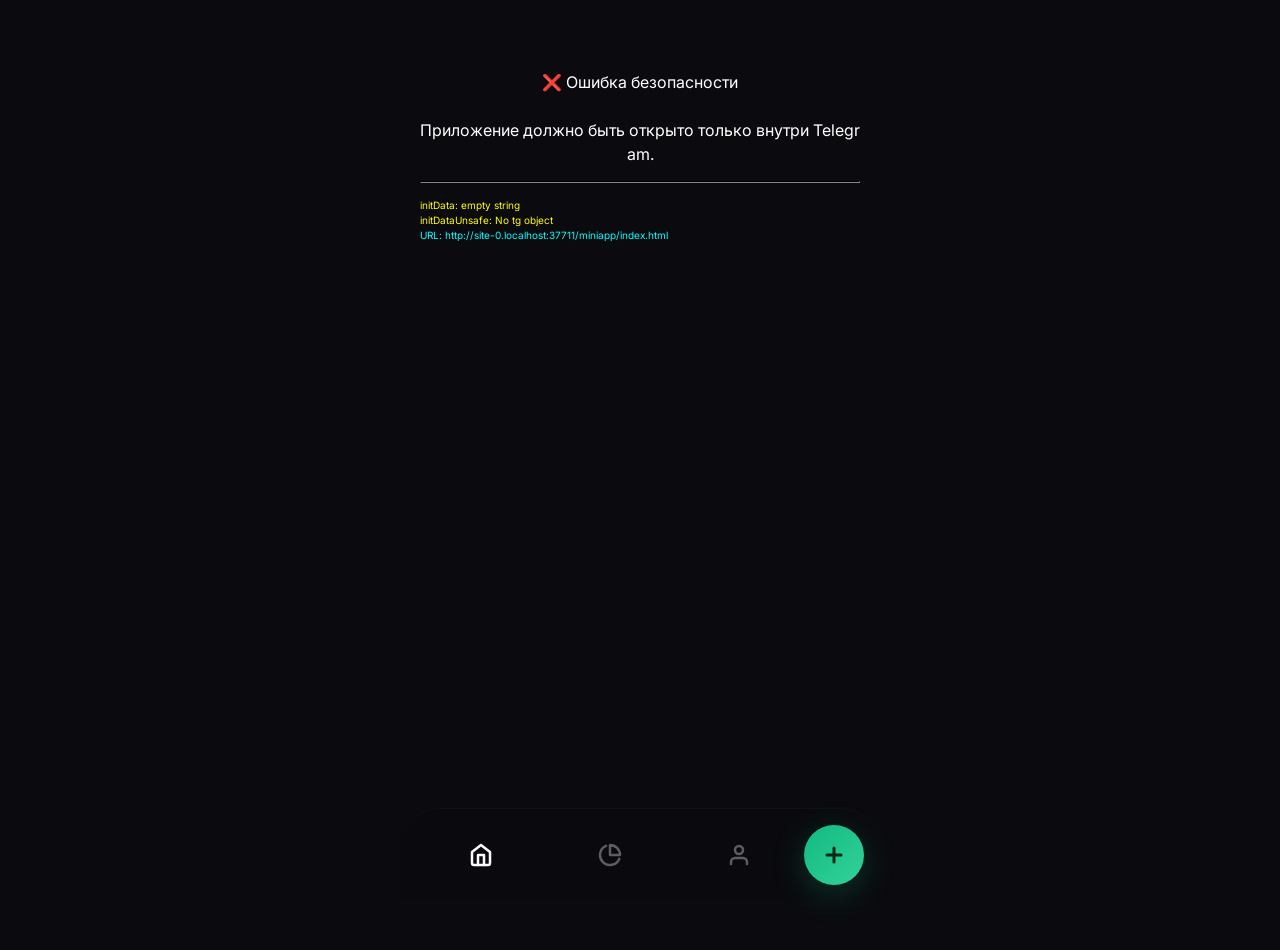
<file: miniapp/index.html>
<!DOCTYPE html>
<html lang="ru">
<head>
  <meta charset="UTF-8" />
  <meta name="viewport" content="width=device-width, initial-scale=1.0, viewport-fit=cover" />
  <title>Balancy — Финансовый дашборд</title>
  <meta name="description" content="Личный финансовый трекер с голосовым вводом" />
  <link rel="preconnect" href="https://fonts.googleapis.com" />
  <link href="https://fonts.googleapis.com/css2?family=Inter:wght@400;500;600;700;800;900&display=swap" rel="stylesheet" />
  <script src="https://telegram.org/js/telegram-web-app.js"></script>
  <link rel="stylesheet" href="css/style.css?v=6" />
</head>
<body>

  <!-- ── APP SHELL ── -->
  <div class="app" id="app">

    <!-- SCREEN: Home -->
    <div class="screen active" id="screen-home">
      <header class="header">
        <div class="header-user">
          <p class="header-greeting" data-i18n="greeting">Добро пожаловать 👋</p>
          <h2 class="header-name" id="user-name">Balancy User</h2>
        </div>
        <button class="btn-profile" id="btn-refresh" title="Обновить">
          <svg width="20" height="20" fill="none" stroke="currentColor" stroke-width="2.5" stroke-linecap="round" stroke-linejoin="round" viewBox="0 0 24 24">
            <polyline points="23 4 23 10 17 10"/><path d="M20.49 15a9 9 0 1 1-2.12-9.36L23 10"/>
          </svg>
        </button>
      </header>

      <!-- Balance card -->
      <section class="balance-card" id="balance-card">
        <p class="balance-label" data-i18n="balance_label">Текущий баланс</p>
        <h1 class="balance-amount" id="balance-amount">—</h1>
        <div class="balance-stats">
          <div class="stat-pill">
            <div class="stat-pill-icon income-icon">
              <svg width="14" height="14" fill="none" stroke="currentColor" stroke-width="2.5" stroke-linecap="round" stroke-linejoin="round" viewBox="0 0 24 24"><path d="M12 19V5M5 12l7-7 7 7"/></svg>
            </div>
            <div class="stat-pill-info">
              <span class="stat-pill-label" data-i18n="income">Доходы</span>
              <span class="stat-pill-value" id="total-income">—</span>
            </div>
          </div>
          <div class="stat-pill">
            <div class="stat-pill-icon expense-icon">
              <svg width="14" height="14" fill="none" stroke="currentColor" stroke-width="2.5" stroke-linecap="round" stroke-linejoin="round" viewBox="0 0 24 24"><path d="M12 5v14M19 12l-7 7-7-7"/></svg>
            </div>
            <div class="stat-pill-info">
              <span class="stat-pill-label" data-i18n="expense">Расходы</span>
              <span class="stat-pill-value" id="total-expense">—</span>
            </div>
          </div>
        </div>
      </section>

      <!-- Transactions -->
      <section class="section">
        <div class="section-header">
          <h2 class="section-title" data-i18n="last_ops">Последние операции</h2>
          <button class="btn-text" onclick="navigate('history')"><span data-i18n="all">Все</span> →</button>
        </div>
        
        <!-- Filter Tabs -->
        <div class="filter-tabs" id="home-filter-tabs">
          <button class="filter-tab active" data-filter="all" onclick="setHomeFilter(this)"><span data-i18n="all">Все</span></button>
          <button class="filter-tab" data-filter="Еда" onclick="setHomeFilter(this)">🍽️ <span data-i18n="cat_food">Еда</span></button>
          <button class="filter-tab" data-filter="Транспорт" onclick="setHomeFilter(this)">🚌 <span data-i18n="cat_transport">Транспорт</span></button>
          <button class="filter-tab" data-filter="Продукты" onclick="setHomeFilter(this)">🛒 <span data-i18n="cat_shopping">Продукты</span></button>
        </div>

        <div class="transactions-list" id="home-tx-list">
          <div class="loading-state">
            <div class="spinner"></div>
            <span>Загружаю...</span>
          </div>
        </div>
      </section>
    </div>

    <!-- SCREEN: History -->
    <div class="screen" id="screen-history">
      <header class="header">
        <h2 class="screen-title" data-i18n="history">История</h2>
        <div class="header-filter">
          <select class="filter-select" id="history-filter" onchange="filterHistory()">
            <option value="all">Все</option>
            <option value="expense">Расходы</option>
            <option value="income">Доходы</option>
          </select>
        </div>
      </header>

      <div class="transactions-list full" id="history-tx-list">
        <div class="loading-state">
          <div class="spinner"></div>
          <span>Загружаю...</span>
        </div>
      </div>
    </div>

    <!-- SCREEN: Stats -->
    <div class="screen" id="screen-stats">
      <header class="header">
        <h2 class="screen-title" data-i18n="stats">Статистика</h2>
      </header>
      
      <div class="tabs">
        <button class="tab active" data-type="expense" onclick="switchStatsTab(this)" data-i18n="expense">Расходы</button>
        <button class="tab" data-type="income" onclick="switchStatsTab(this)" data-i18n="income">Доходы</button>
      </div>

      <!-- Donut Chart -->
      <section class="chart-section">
        <div class="chart-wrap">
          <canvas id="chart" width="180" height="180"></canvas>
          <div class="chart-center" id="chart-center">
            <p class="chart-center-amount" id="chart-total">—</p>
            <p class="chart-center-label">сум</p>
          </div>
        </div>
        <div class="chart-legend" id="chart-legend"></div>
      </section>

      <!-- Category breakdown -->
      <section class="section">
        <h2 class="section-title" style="margin-bottom:12px">По категориям</h2>
        <div id="stats-categories"></div>
      </section>
    </div>

    <!-- SCREEN: Add Transaction -->
    <div class="screen" id="screen-add">
      <header class="header">
        <button class="btn-icon" onclick="navigate('home')">
          <svg width="24" height="24" fill="none" stroke="currentColor" stroke-width="2" stroke-linecap="round" stroke-linejoin="round" viewBox="0 0 24 24"><path d="M19 12H5M12 19l-7-7 7-7"/></svg>
        </button>
        <h2 class="screen-title" data-i18n="add_operation">Новая операция</h2>
        <div style="width:24px"></div>
      </header>
      
      <div class="add-form">
        <!-- Type toggle -->
        <div class="type-toggle" id="type-toggle">
          <button class="type-btn active" data-type="expense" onclick="selectType('expense', this)">
            🔴 <span data-i18n="expense">Расход</span>
          </button>
          <button class="type-btn" data-type="income" onclick="selectType('income', this)">
            🟢 <span data-i18n="income">Доход</span>
          </button>
        </div>

        <!-- Amount input -->
        <div class="form-group">
          <label class="form-label" data-i18n="amount_label">Сумма (сум)</label>
          <div class="amount-input-wrap">
            <input
              type="number"
              id="add-amount"
              class="amount-input"
              placeholder="0"
              min="0"
              inputmode="numeric"
            />
            <span class="currency-badge">сум</span>
          </div>
        </div>

        <!-- Category grid -->
        <div class="form-group">
          <div style="display: flex; justify-content: space-between; align-items: center; margin-bottom: 8px;">
            <label class="form-label" data-i18n="cat_label" style="margin-bottom: 0;">Категория</label>
            <button class="btn-text" style="font-size: 13px;" onclick="navigate('categories')">⚙️ Настроить</button>
          </div>
          <div class="category-grid" id="category-grid"></div>
        </div>

        <!-- Description (optional) -->
        <div class="form-group">
          <label class="form-label" data-i18n="comment_label">Описание (необязательно)</label>
          <input
            type="text"
            id="add-desc"
            class="text-input"
            placeholder="..."
          />
        </div>

        <!-- Submit button -->
        <button class="btn-submit" id="btn-submit" onclick="submitTransaction()" data-i18n="btn_save">
          Сохранить
        </button>
      </div>
    </div>

    <!-- SCREEN: Categories Management -->
    <div class="screen" id="screen-categories">
      <header class="header">
        <button class="btn-icon" onclick="navigate('add')">
          <svg width="24" height="24" fill="none" stroke="currentColor" stroke-width="2" stroke-linecap="round" stroke-linejoin="round" viewBox="0 0 24 24"><path d="M19 12H5M12 19l-7-7 7-7"/></svg>
        </button>
        <h2 class="screen-title">Категории</h2>
        <div style="width:24px"></div>
      </header>
      
      <div class="tabs">
        <button class="tab active" data-type="expense" onclick="switchCategoryTab(this)">Расходы</button>
        <button class="tab" data-type="income" onclick="switchCategoryTab(this)">Доходы</button>
      </div>

      <div class="transactions-list" id="custom-categories-list" style="margin-top: 16px;">
        <!-- List of categories will be here -->
      </div>

      <div class="add-form" style="margin-top: 24px;">
        <h3 style="margin-bottom: 12px; font-size: 16px; font-weight: 600;">Добавить новую</h3>
        <div style="display: flex; gap: 12px; margin-bottom: 16px;">
          <input type="text" id="new-cat-icon" class="text-input" placeholder="🍔" style="width: 60px; text-align: center; font-size: 20px;" maxlength="2" />
          <input type="text" id="new-cat-name" class="text-input" placeholder="Название" style="flex: 1;" maxlength="30" />
        </div>
        <button class="btn-submit" id="btn-add-cat" onclick="addCustomCategory()">Добавить</button>
      </div>
    </div>

    <!-- SCREEN: Profile -->
    <div class="screen" id="screen-profile">
      <header class="header">
        <h2 class="screen-title">Профиль</h2>
      </header>
      
      <div class="section" style="margin-top: 16px;">
        <div class="form-group">
          <label class="form-label">Имя профиля</label>
          <div style="display: flex; gap: 12px;">
            <input type="text" id="profile-name" class="text-input" placeholder="Имя" style="flex: 1;" />
            <button class="btn-submit" id="btn-save-name" style="width: auto; padding: 0 20px;" onclick="saveProfileName()">Сохранить</button>
          </div>
        </div>

        <!-- Premium Status -->
        <div class="premium-card" id="premium-card" style="margin-top: 24px; padding: 20px; background: linear-gradient(135deg, rgba(255,184,0,0.08), rgba(255,214,0,0.02)); border-radius: 24px; border: 1px solid rgba(255,184,0,0.15); box-shadow: 0 8px 24px rgba(255,184,0,0.05);">
          <div style="display: flex; justify-content: space-between; align-items: center; margin-bottom: 10px;">
            <h3 style="color: #FFD700; display: flex; align-items: center; gap: 6px;">⭐️ Premium</h3>
            <span id="premium-status" style="font-size: 13px; color: #a1a1aa;">Нет активной подписки</span>
          </div>
          <p style="font-size: 13px; color: #a1a1aa; margin-bottom: 12px;">Голосовой ввод и продвинутая статистика.</p>
          <button class="btn-outline" style="width: 100%; border-color: rgba(255,215,0,0.3); color: #FFD700;" onclick="tg.openTelegramLink('https://t.me/Balancecash_bot?start=premium')">Купить / Продлить</button>
        </div>

        <!-- Notifications -->
        <div style="margin-top: 24px; padding: 20px; background: rgba(255,255,255,0.02); border-radius: 24px; border: 1px solid rgba(255,255,255,0.06);">
          <div style="display: flex; justify-content: space-between; align-items: center; margin-bottom: 12px;">
            <h3 style="font-size: 16px; font-weight: 600;">Уведомления</h3>
            <label class="switch">
              <input type="checkbox" id="reminders-toggle" onchange="toggleReminders()">
              <span class="slider round"></span>
            </label>
          </div>
          <div style="display: flex; justify-content: space-between; align-items: center; opacity: 0.5; pointer-events: none; transition: 0.3s;" id="reminders-time-box">
            <span style="font-size: 14px; color: #a1a1aa;">Время напоминаний</span>
            <input type="time" id="reminders-time" class="text-input" style="width: auto; padding: 8px 12px;" onchange="saveReminderTime()" />
          </div>
        </div>

        <!-- Budget Limits Menu -->
        <div style="margin-top: 16px;">
          <button class="btn-outline" style="width: 100%; display: flex; justify-content: space-between; align-items: center;" onclick="navigate('limits')">
            <span>📊 Лимиты на месяц (Бюджет)</span>
            <span>→</span>
          </button>
        </div>

        <!-- Reset Data Button -->
        <div style="margin-top: 24px;">
          <button class="btn-outline" style="width: 100%; border-color: rgba(255,59,48,0.3); color: #FF3B30;" onclick="resetUserData()">
            🗑️ Сбросить все данные
          </button>
        </div>

        <!-- Privacy Policy Link -->
        <div style="margin-top: 32px; text-align: center;">
          <a href="privacy.html" style="color: var(--text3); font-size: 13px; text-decoration: underline; opacity: 0.8;">Политика конфиденциальности</a>
        </div>
      </div>
    </div>

    <!-- SCREEN: Limits -->
    <div class="screen" id="screen-limits">
      <header class="header">
        <button class="btn-icon" onclick="navigate('profile')">
          <svg width="24" height="24" fill="none" stroke="currentColor" stroke-width="2" stroke-linecap="round" stroke-linejoin="round" viewBox="0 0 24 24"><path d="M19 12H5M12 19l-7-7 7-7"/></svg>
        </button>
        <h2 class="screen-title">Месячные лимиты</h2>
        <div style="width:24px"></div>
      </header>

      <div class="transactions-list" id="limits-list" style="margin-top: 16px;">
        <!-- List of limits will be here -->
      </div>

      <div class="add-form" style="margin-top: 24px;">
        <h3 style="margin-bottom: 12px; font-size: 16px; font-weight: 600;">Добавить лимит</h3>
        <div class="form-group">
          <label class="form-label">Категория</label>
          <select id="limit-cat-select" class="text-input" style="appearance: auto; background-color: #1a1a24;"></select>
        </div>
        <div class="form-group">
          <label class="form-label">Сумма (сум)</label>
          <input type="number" id="limit-amount" class="text-input" placeholder="Например, 500000" />
        </div>
        <button class="btn-submit" id="btn-add-limit" onclick="addLimit()">Добавить</button>
      </div>
    </div>

  </div>

  <nav class="bottom-nav" id="bottom-nav">
    <div class="nav-links">
      <button class="nav-item active" data-screen="home" onclick="navigate('home')">
        <svg class="nav-icon" viewBox="0 0 24 24" fill="none" stroke="currentColor" stroke-width="2.5" stroke-linecap="round" stroke-linejoin="round">
          <path d="m3 9 9-7 9 7v11a2 2 0 0 1-2 2H5a2 2 0 0 1-2-2z"/>
          <polyline points="9 22 9 12 15 12 15 22"/>
        </svg>
      </button>
      <button class="nav-item" data-screen="stats" onclick="navigate('stats')">
        <svg class="nav-icon" viewBox="0 0 24 24" fill="none" stroke="currentColor" stroke-width="2.5" stroke-linecap="round" stroke-linejoin="round">
          <path d="M21.21 15.89A10 10 0 1 1 8 2.83M22 12A10 10 0 0 0 12 2v10z"/>
        </svg>
      </button>
      <button class="nav-item" data-screen="profile" onclick="navigate('profile')">
        <svg class="nav-icon" viewBox="0 0 24 24" fill="none" stroke="currentColor" stroke-width="2.5" stroke-linecap="round" stroke-linejoin="round">
          <path d="M20 21v-2a4 4 0 0 0-4-4H8a4 4 0 0 0-4 4v2"/><circle cx="12" cy="7" r="4"/>
        </svg>
      </button>
    </div>
    <button class="nav-add" onclick="openAddScreen()">
      <div class="nav-add-btn">
        <svg viewBox="0 0 24 24" fill="none" stroke="currentColor" stroke-width="3" stroke-linecap="round" stroke-linejoin="round" width="24" height="24">
          <line x1="12" y1="5" x2="12" y2="19"/><line x1="5" y1="12" x2="19" y2="12"/>
        </svg>
      </div>
    </button>
  </nav>



  <!-- ── SUCCESS TOAST ── -->
  <div class="toast" id="toast"></div>

  <script src="js/api.js?v=6"></script>
  <script src="js/app.js?v=6"></script>
</body>
</html>
</file>
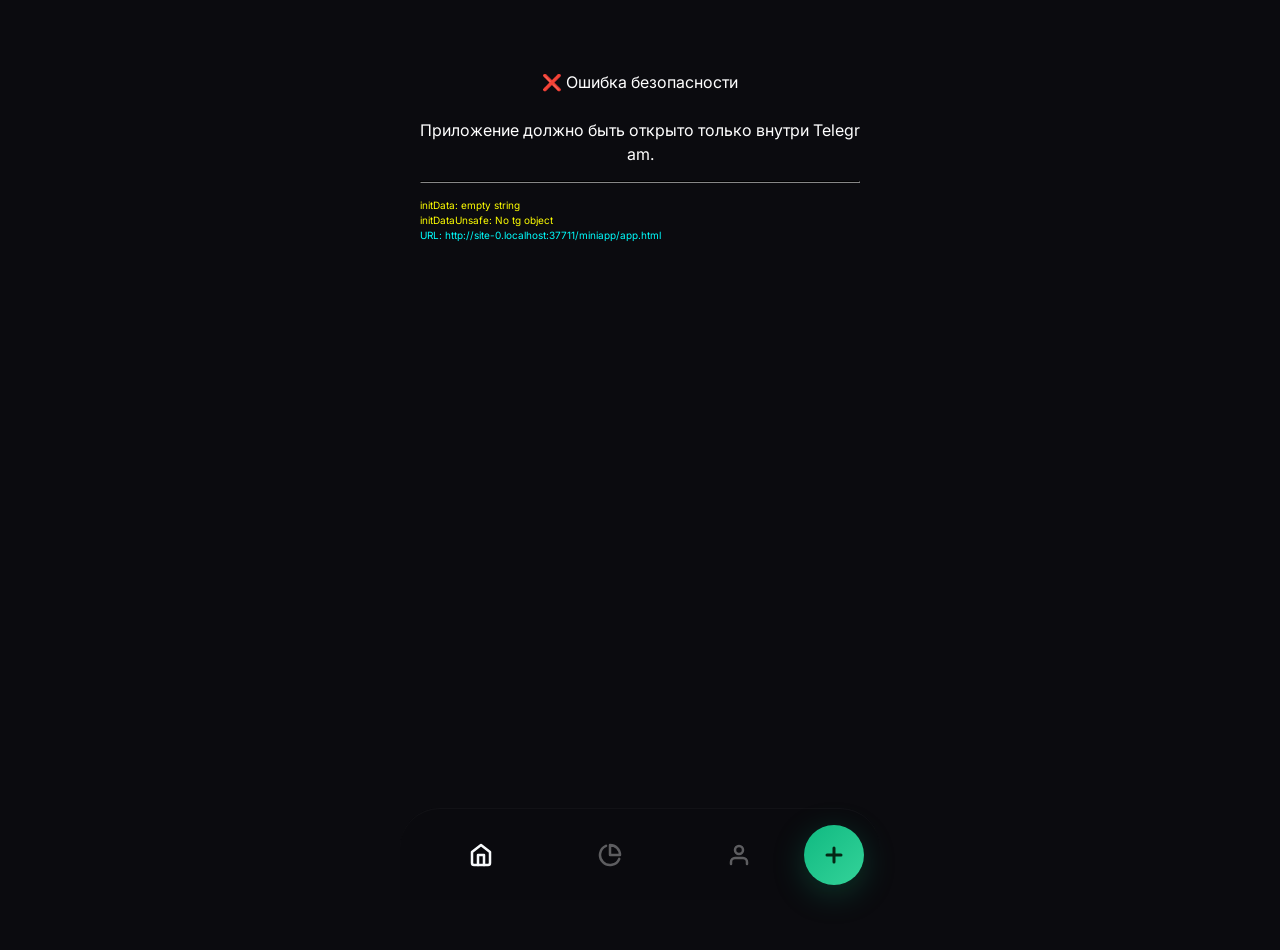
<file: miniapp/app.html>
<!DOCTYPE html>
<html lang="ru">
<head>
  <meta charset="UTF-8" />
  <meta name="viewport" content="width=device-width, initial-scale=1.0, viewport-fit=cover" />
  <title>Balancy — Финансовый дашборд</title>
  <meta name="description" content="Личный финансовый трекер с голосовым вводом" />
  <link rel="preconnect" href="https://fonts.googleapis.com" />
  <link href="https://fonts.googleapis.com/css2?family=Inter:wght@400;500;600;700;800;900&display=swap" rel="stylesheet" />
  <script src="https://telegram.org/js/telegram-web-app.js"></script>
  <link rel="stylesheet" href="css/style.css?v=1000" />
</head>
<body>

  <!-- ── APP SHELL ── -->
  <div class="app" id="app">

    <!-- SCREEN: Home -->
    <div class="screen active" id="screen-home">
      <header class="header" style="position: relative; justify-content: center; padding-top: 16px; padding-bottom: 16px;">
        <svg width="120" height="38" viewBox="0 0 140 40" fill="none" xmlns="http://www.w3.org/2000/svg">
          <text x="70" y="22" font-family="var(--font)" font-size="26" font-weight="900" fill="currentColor" text-anchor="middle" letter-spacing="1">BALANCY</text>
          <text x="70" y="38" font-family="var(--font)" font-size="15" font-weight="500" fill="currentColor" text-anchor="middle" opacity="0.8">finance</text>
        </svg>
        <button class="btn-profile" id="btn-refresh" title="Обновить" style="position: absolute; right: 8px;">
          <svg width="20" height="20" fill="none" stroke="currentColor" stroke-width="2.5" stroke-linecap="round" stroke-linejoin="round" viewBox="0 0 24 24">
            <polyline points="23 4 23 10 17 10"/><path d="M20.49 15a9 9 0 1 1-2.12-9.36L23 10"/>
          </svg>
        </button>
      </header>

      <!-- Balance card -->
      <section class="balance-card" id="balance-card">
        <p class="balance-label" data-i18n="balance_label">Текущий баланс</p>
        <h1 class="balance-amount" id="balance-amount">—</h1>
        <div class="balance-stats">
          <div class="stat-pill">
            <div class="stat-pill-icon income-icon">
              <svg width="14" height="14" fill="none" stroke="currentColor" stroke-width="2.5" stroke-linecap="round" stroke-linejoin="round" viewBox="0 0 24 24"><path d="M12 19V5M5 12l7-7 7 7"/></svg>
            </div>
            <div class="stat-pill-info">
              <span class="stat-pill-label" data-i18n="income">Доходы</span>
              <span class="stat-pill-value" id="total-income">—</span>
            </div>
          </div>
          <div class="stat-pill">
            <div class="stat-pill-icon expense-icon">
              <svg width="14" height="14" fill="none" stroke="currentColor" stroke-width="2.5" stroke-linecap="round" stroke-linejoin="round" viewBox="0 0 24 24"><path d="M12 5v14M19 12l-7 7-7-7"/></svg>
            </div>
            <div class="stat-pill-info">
              <span class="stat-pill-label" data-i18n="expense">Расходы</span>
              <span class="stat-pill-value" id="total-expense">—</span>
            </div>
          </div>
        </div>
      </section>

      <!-- Transactions -->
      <section class="section">
        <div class="section-header">
          <h2 class="section-title" data-i18n="last_ops">Последние операции</h2>
          <button class="btn-text" onclick="navigate('history')"><span data-i18n="all">Все</span> →</button>
        </div>
        
        <!-- Filter Tabs -->
        <div class="filter-tabs" id="home-filter-tabs">
          <button class="filter-tab active" data-filter="all" onclick="setHomeFilter(this)"><span data-i18n="all">Все</span></button>
          <button class="filter-tab" data-filter="Еда" onclick="setHomeFilter(this)">🍽️ <span data-i18n="cat_food">Еда</span></button>
          <button class="filter-tab" data-filter="Транспорт" onclick="setHomeFilter(this)">🚌 <span data-i18n="cat_transport">Транспорт</span></button>
          <button class="filter-tab" data-filter="Продукты" onclick="setHomeFilter(this)">🛒 <span data-i18n="cat_shopping">Продукты</span></button>
        </div>

        <div class="transactions-list" id="home-tx-list">
          <div class="loading-state">
            <div class="spinner"></div>
            <span>Загружаю...</span>
          </div>
        </div>
      </section>
    </div>

    <!-- SCREEN: History -->
    <div class="screen" id="screen-history">
      <header class="header">
        <h2 class="screen-title" data-i18n="history">История</h2>
        <div class="header-filter">
          <select class="filter-select" id="history-filter" onchange="filterHistory()">
            <option value="all">Все</option>
            <option value="expense">Расходы</option>
            <option value="income">Доходы</option>
          </select>
        </div>
      </header>

      <div class="transactions-list full" id="history-tx-list">
        <div class="loading-state">
          <div class="spinner"></div>
          <span>Загружаю...</span>
        </div>
      </div>
    </div>

    <!-- SCREEN: Stats -->
    <div class="screen" id="screen-stats">
      <header class="header">
        <h2 class="screen-title" data-i18n="stats">Статистика</h2>
      </header>
      
      <div class="tabs">
        <button class="tab active" data-type="expense" onclick="switchStatsTab(this)" data-i18n="expense">Расходы</button>
        <button class="tab" data-type="income" onclick="switchStatsTab(this)" data-i18n="income">Доходы</button>
      </div>

      <!-- Donut Chart -->
      <section class="chart-section">
        <div class="chart-wrap">
          <canvas id="chart" width="180" height="180"></canvas>
          <div class="chart-center" id="chart-center">
            <p class="chart-center-amount" id="chart-total">—</p>
            <p class="chart-center-label">сум</p>
          </div>
        </div>
        <div class="chart-legend" id="chart-legend"></div>
      </section>

      <!-- Category breakdown -->
      <section class="section">
        <h2 class="section-title" style="margin-bottom:12px">По категориям</h2>
        <div id="stats-categories"></div>
      </section>
    </div>

    <!-- SCREEN: Add Transaction -->
    <div class="screen" id="screen-add">
      <header class="header">
        <button class="btn-icon" onclick="navigate('home')">
          <svg width="24" height="24" fill="none" stroke="currentColor" stroke-width="2" stroke-linecap="round" stroke-linejoin="round" viewBox="0 0 24 24"><path d="M19 12H5M12 19l-7-7 7-7"/></svg>
        </button>
        <h2 class="screen-title" data-i18n="add_operation">Новая операция</h2>
        <div style="width:24px"></div>
      </header>
      
      <div class="add-form">
        <!-- Type toggle -->
        <div class="type-toggle" id="type-toggle">
          <button class="type-btn active" data-type="expense" onclick="selectType('expense', this)">
            🔴 <span data-i18n="expense">Расход</span>
          </button>
          <button class="type-btn" data-type="income" onclick="selectType('income', this)">
            🟢 <span data-i18n="income">Доход</span>
          </button>
        </div>

        <!-- Amount input -->
        <div class="form-group">
          <label class="form-label" data-i18n="amount_label">Сумма (сум)</label>
          <div class="amount-input-wrap">
            <input
              type="number"
              id="add-amount"
              class="amount-input"
              placeholder="0"
              min="0"
              inputmode="numeric"
            />
            <span class="currency-badge">сум</span>
          </div>
        </div>

        <!-- Category grid -->
        <div class="form-group">
          <div style="display: flex; justify-content: space-between; align-items: center; margin-bottom: 8px;">
            <label class="form-label" data-i18n="cat_label" style="margin-bottom: 0;">Категория</label>
            <button class="btn-text" style="font-size: 13px;" onclick="navigate('categories')">⚙️ Настроить</button>
          </div>
          <div class="category-grid" id="category-grid"></div>
        </div>

        <!-- Description (optional) -->
        <div class="form-group">
          <label class="form-label" data-i18n="comment_label">Описание (необязательно)</label>
          <input
            type="text"
            id="add-desc"
            class="text-input"
            placeholder="..."
          />
        </div>

        <!-- Submit button -->
        <button class="btn-submit" id="btn-submit" onclick="submitTransaction()" data-i18n="btn_save">
          Сохранить
        </button>
      </div>
    </div>

    <!-- SCREEN: Categories Management -->
    <div class="screen" id="screen-categories">
      <header class="header">
        <button class="btn-icon" onclick="navigate('add')">
          <svg width="24" height="24" fill="none" stroke="currentColor" stroke-width="2" stroke-linecap="round" stroke-linejoin="round" viewBox="0 0 24 24"><path d="M19 12H5M12 19l-7-7 7-7"/></svg>
        </button>
        <h2 class="screen-title">Категории</h2>
        <div style="width:24px"></div>
      </header>
      
      <div class="tabs">
        <button class="tab active" data-type="expense" onclick="switchCategoryTab(this)">Расходы</button>
        <button class="tab" data-type="income" onclick="switchCategoryTab(this)">Доходы</button>
      </div>

      <div class="transactions-list" id="custom-categories-list" style="margin-top: 16px;">
        <!-- List of categories will be here -->
      </div>

      <div class="add-form" style="margin-top: 24px;">
        <h3 style="margin-bottom: 12px; font-size: 16px; font-weight: 600;">Добавить новую</h3>
        <div style="display: flex; gap: 12px; margin-bottom: 16px;">
          <input type="text" id="new-cat-icon" class="text-input" placeholder="🍔" style="width: 60px; text-align: center; font-size: 20px;" maxlength="2" />
          <input type="text" id="new-cat-name" class="text-input" placeholder="Название" style="flex: 1;" maxlength="30" />
        </div>
        <button class="btn-submit" id="btn-add-cat" onclick="addCustomCategory()">Добавить</button>
      </div>
    </div>

    <!-- SCREEN: Profile -->
    <div class="screen" id="screen-profile">
      <header class="header">
        <h2 class="screen-title">Профиль</h2>
      </header>
      
      <div class="section" style="margin-top: 16px;">
        <div class="form-group">
          <label class="form-label">Имя профиля</label>
          <div style="display: flex; gap: 12px;">
            <input type="text" id="profile-name" class="text-input" placeholder="Имя" style="flex: 1;" />
            <button class="btn-submit" id="btn-save-name" style="width: auto; padding: 0 16px; font-size: 13px; text-transform: none; letter-spacing: 0; border-radius: 14px; min-height: 48px;" onclick="saveProfileName()">Сохранить</button>
          </div>
        </div>

        <!-- Premium Status -->
        <div class="premium-card" id="premium-card" style="margin-top: 24px; padding: 20px; background: linear-gradient(135deg, rgba(255,184,0,0.08), rgba(255,214,0,0.02)); border-radius: 24px; border: 1px solid rgba(255,184,0,0.15); box-shadow: 0 8px 24px rgba(255,184,0,0.05);">
          <div style="display: flex; justify-content: space-between; align-items: center; margin-bottom: 10px;">
            <h3 style="color: #FFD700; display: flex; align-items: center; gap: 6px;">⭐️ Premium</h3>
            <span id="premium-status" style="font-size: 13px; color: #a1a1aa;">Нет активной подписки</span>
          </div>
          <p style="font-size: 13px; color: #a1a1aa; margin-bottom: 12px;">Голосовой ввод и продвинутая статистика.</p>
          <button class="btn-outline" style="width: 100%; border-color: rgba(255,215,0,0.3); color: #FFD700;" onclick="tg.openTelegramLink('https://t.me/Balancecash_bot?start=premium')">Купить / Продлить</button>
        </div>

        <!-- Notifications -->
        <div style="margin-top: 24px; padding: 20px; background: rgba(255,255,255,0.02); border-radius: 24px; border: 1px solid rgba(255,255,255,0.06);">
          <div style="display: flex; justify-content: space-between; align-items: center; margin-bottom: 12px;">
            <h3 style="font-size: 16px; font-weight: 600;">Уведомления</h3>
            <label class="switch">
              <input type="checkbox" id="reminders-toggle" onchange="toggleReminders()">
              <span class="slider round"></span>
            </label>
          </div>
          <div style="display: flex; justify-content: space-between; align-items: center; opacity: 0.5; pointer-events: none; transition: 0.3s;" id="reminders-time-box">
            <span style="font-size: 14px; color: #a1a1aa;">Время напоминаний</span>
            <input type="time" id="reminders-time" class="text-input" style="width: auto; padding: 8px 12px;" onchange="saveReminderTime()" />
          </div>
        </div>

        <!-- Budget Limits Menu -->
        <div style="margin-top: 16px;">
          <button class="btn-outline" style="width: 100%; display: flex; justify-content: space-between; align-items: center;" onclick="navigate('limits')">
            <span>📊 Лимиты на месяц (Бюджет)</span>
            <span>→</span>
          </button>
        </div>

        <!-- Reset Data Button -->
        <div style="margin-top: 24px;">
          <button class="btn-outline" style="width: 100%; border-color: rgba(255,59,48,0.3); color: #FF3B30;" onclick="resetUserData()">
            🗑️ Сбросить все данные
          </button>
        </div>

        <!-- Privacy Policy Link -->
        <div style="margin-top: 32px; text-align: center;">
          <a href="privacy.html" style="color: var(--text3); font-size: 13px; text-decoration: underline; opacity: 0.8;">Политика конфиденциальности</a>
        </div>
      </div>
    </div>

    <!-- SCREEN: Limits -->
    <div class="screen" id="screen-limits">
      <header class="header">
        <button class="btn-icon" onclick="navigate('profile')">
          <svg width="24" height="24" fill="none" stroke="currentColor" stroke-width="2" stroke-linecap="round" stroke-linejoin="round" viewBox="0 0 24 24"><path d="M19 12H5M12 19l-7-7 7-7"/></svg>
        </button>
        <h2 class="screen-title">Месячные лимиты</h2>
        <div style="width:24px"></div>
      </header>

      <div class="transactions-list" id="limits-list" style="margin-top: 16px;">
        <!-- List of limits will be here -->
      </div>

      <div class="add-form" style="margin-top: 24px;">
        <h3 style="margin-bottom: 12px; font-size: 16px; font-weight: 600;">Добавить лимит</h3>
        <div class="form-group">
          <label class="form-label">Категория</label>
          <select id="limit-cat-select" class="text-input" style="appearance: auto; background-color: #1a1a24;"></select>
        </div>
        <div class="form-group">
          <label class="form-label">Сумма (сум)</label>
          <input type="number" id="limit-amount" class="text-input" placeholder="Например, 500000" />
        </div>
        <button class="btn-submit" id="btn-add-limit" onclick="addLimit()">Добавить</button>
      </div>
    </div>

  </div>

  <nav class="bottom-nav" id="bottom-nav">
    <div class="nav-links">
      <button class="nav-item active" data-screen="home" onclick="navigate('home')">
        <svg class="nav-icon" viewBox="0 0 24 24" fill="none" stroke="currentColor" stroke-width="2.5" stroke-linecap="round" stroke-linejoin="round">
          <path d="m3 9 9-7 9 7v11a2 2 0 0 1-2 2H5a2 2 0 0 1-2-2z"/>
          <polyline points="9 22 9 12 15 12 15 22"/>
        </svg>
      </button>
      <button class="nav-item" data-screen="stats" onclick="navigate('stats')">
        <svg class="nav-icon" viewBox="0 0 24 24" fill="none" stroke="currentColor" stroke-width="2.5" stroke-linecap="round" stroke-linejoin="round">
          <path d="M21.21 15.89A10 10 0 1 1 8 2.83M22 12A10 10 0 0 0 12 2v10z"/>
        </svg>
      </button>
      <button class="nav-item" data-screen="profile" onclick="navigate('profile')">
        <svg class="nav-icon" viewBox="0 0 24 24" fill="none" stroke="currentColor" stroke-width="2.5" stroke-linecap="round" stroke-linejoin="round">
          <path d="M20 21v-2a4 4 0 0 0-4-4H8a4 4 0 0 0-4 4v2"/><circle cx="12" cy="7" r="4"/>
        </svg>
      </button>
    </div>
    <button class="nav-add" onclick="openAddScreen()">
      <div class="nav-add-btn">
        <svg viewBox="0 0 24 24" fill="none" stroke="currentColor" stroke-width="3" stroke-linecap="round" stroke-linejoin="round" width="24" height="24">
          <line x1="12" y1="5" x2="12" y2="19"/><line x1="5" y1="12" x2="19" y2="12"/>
        </svg>
      </div>
    </button>
  </nav>



  <!-- ── PRIVACY MODAL ── -->
  <div class="modal-overlay" id="privacy-overlay" style="z-index: 9999; display: none; align-items: center; justify-content: center; background: var(--bg);">
    <div style="background: var(--bg2); padding: 32px 24px; border-radius: 28px; border: 1px solid var(--border); text-align: center; max-width: 400px; width: 90%; animation: fadeUp 0.4s ease;">
      <div style="font-size: 48px; margin-bottom: 16px;">🛡️</div>
      <h2 style="font-size: 20px; font-weight: 800; margin-bottom: 12px; color: var(--text);">Политика конфиденциальности</h2>
      <p style="font-size: 14px; color: var(--text2); margin-bottom: 24px; line-height: 1.5;">
        Для использования приложения необходимо подтвердить, что вы ознакомились и согласны с правилами обработки данных.
      </p>
      <a href="privacy.html" target="_blank" style="display: block; color: var(--accent); text-decoration: none; font-weight: 600; margin-bottom: 24px; font-size: 14px;">Читать политику</a>
      <button class="btn-submit" onclick="acceptPrivacy()" style="padding: 16px;">Принять и продолжить</button>
    </div>
  </div>

  <!-- ── SUCCESS TOAST ── -->
  <div class="toast" id="toast"></div>

  <script src="js/api.js?v=1010"></script>
  <script src="js/app.js?v=1010"></script>
</body>
</html>
</file>
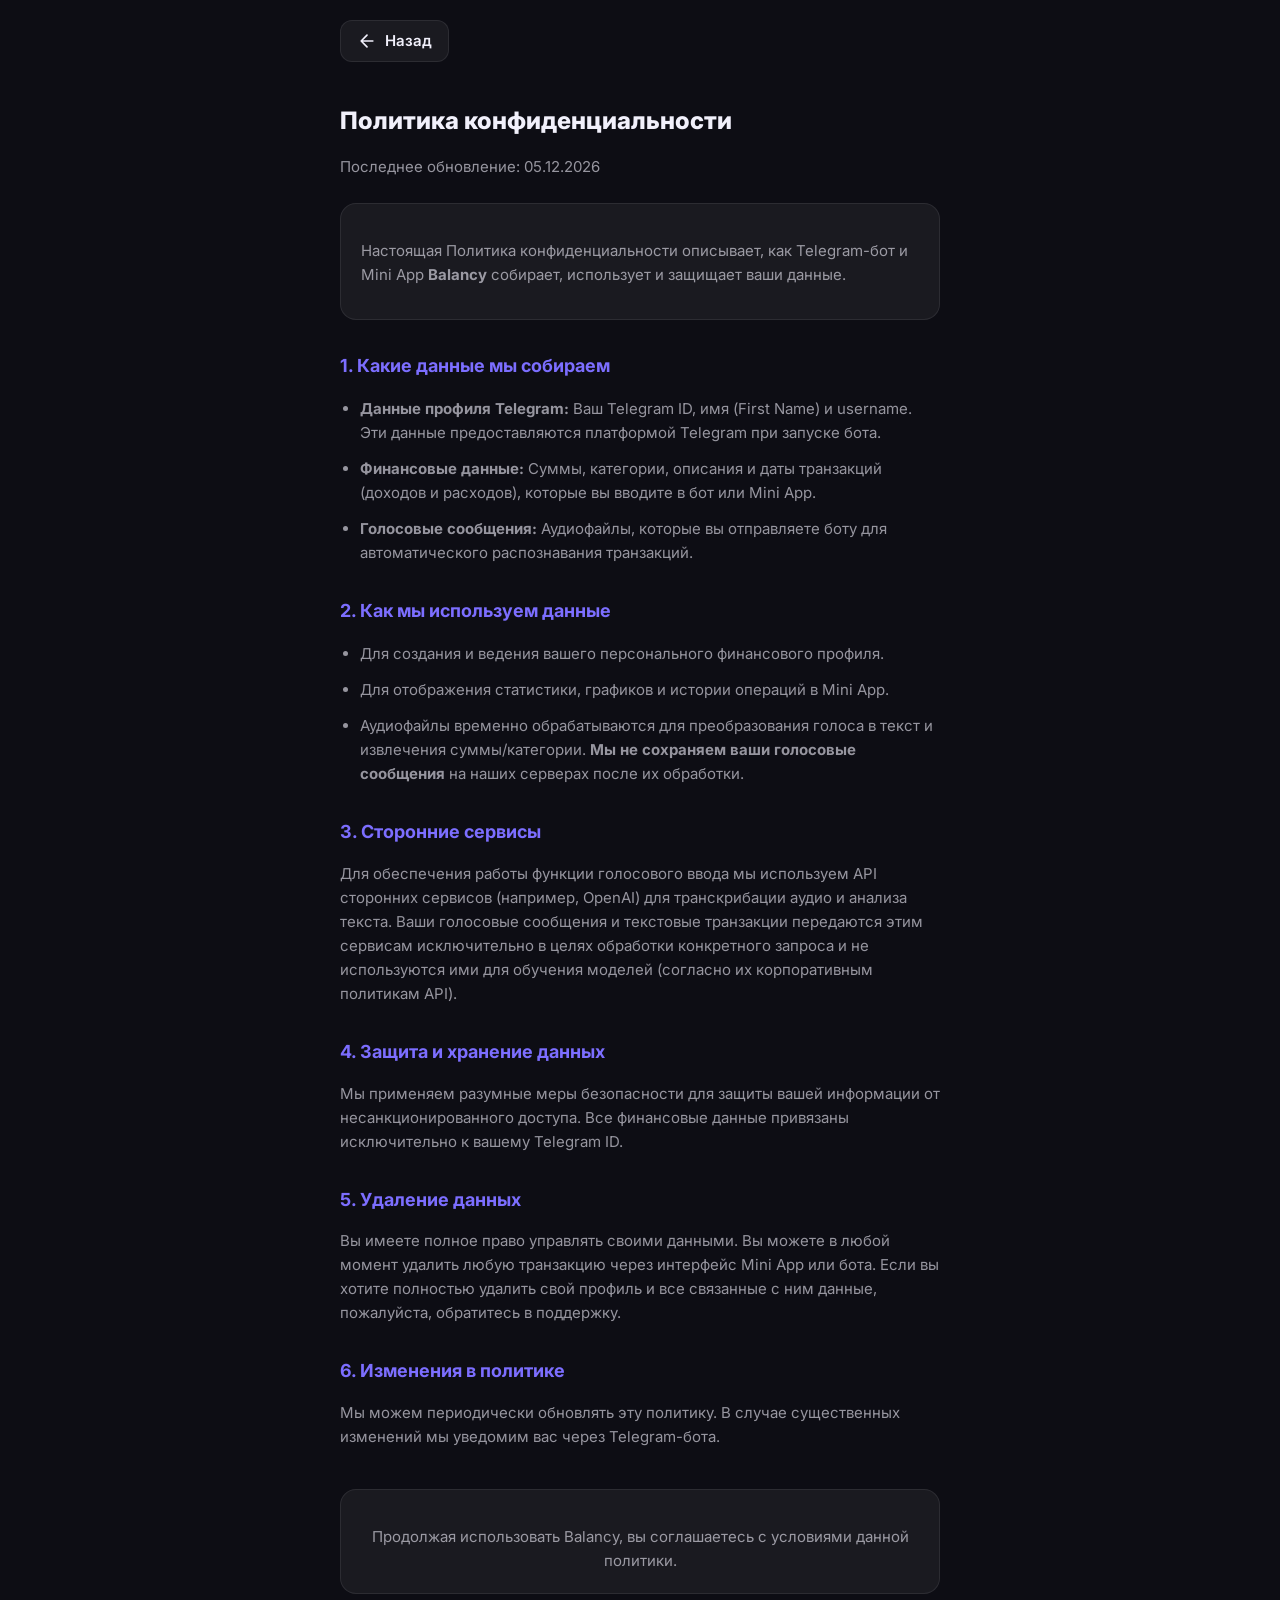
<file: miniapp/privacy.html>
<!DOCTYPE html>
<html lang="ru">
<head>
  <meta charset="UTF-8" />
  <meta name="viewport" content="width=device-width, initial-scale=1.0, viewport-fit=cover" />
  <title>Политика конфиденциальности — Balancy</title>
  <link rel="preconnect" href="https://fonts.googleapis.com" />
  <link href="https://fonts.googleapis.com/css2?family=Inter:wght@400;500;600;700;800&display=swap" rel="stylesheet" />
  <style>
    :root {
      --bg: #0d0d14;
      --card: rgba(255,255,255,0.055);
      --border: rgba(255,255,255,0.08);
      --accent: #7c6eff;
      --text: #f1f0fb;
      --text2: rgba(241,240,251,0.6);
    }
    body.tg-light {
      --bg: #f5f5f7;
      --card: rgba(0,0,0,0.04);
      --border: rgba(0,0,0,0.08);
      --text: #1a1a2e;
      --text2: rgba(26,26,46,0.6);
    }
    body {
      font-family: 'Inter', system-ui, sans-serif;
      background: var(--bg);
      color: var(--text);
      line-height: 1.6;
      margin: 0;
      padding: 20px;
      -webkit-font-smoothing: antialiased;
    }
    .container {
      max-width: 600px;
      margin: 0 auto;
      padding-bottom: 40px;
    }
    h1 {
      font-size: 24px;
      font-weight: 800;
      margin-bottom: 8px;
    }
    h2 {
      font-size: 18px;
      font-weight: 700;
      margin-top: 32px;
      margin-bottom: 12px;
      color: var(--accent);
    }
    p, li {
      font-size: 15px;
      color: var(--text2);
      margin-bottom: 12px;
    }
    ul {
      padding-left: 20px;
    }
    .card {
      background: var(--card);
      border: 1px solid var(--border);
      border-radius: 16px;
      padding: 20px;
      margin-top: 24px;
    }
    .back-btn {
      display: inline-flex;
      align-items: center;
      gap: 8px;
      color: var(--text);
      text-decoration: none;
      font-weight: 600;
      font-size: 15px;
      margin-bottom: 24px;
      background: var(--card);
      padding: 8px 16px;
      border-radius: 12px;
      border: 1px solid var(--border);
      transition: opacity 0.2s;
    }
    .back-btn:active {
      opacity: 0.7;
    }
  </style>
  <script src="https://telegram.org/js/telegram-web-app.js"></script>
</head>
<body>
  <div class="container">
    <a href="javascript:history.back()" class="back-btn" id="back-btn">
      <svg width="20" height="20" fill="none" stroke="currentColor" stroke-width="2" stroke-linecap="round" stroke-linejoin="round" viewBox="0 0 24 24"><path d="M19 12H5M12 19l-7-7 7-7"/></svg>
      Назад
    </a>

    <h1>Политика конфиденциальности</h1>
    <p>Последнее обновление: <span id="date"></span></p>

    <div class="card">
      <p>Настоящая Политика конфиденциальности описывает, как Telegram-бот и Mini App <strong>Balancy</strong> собирает, использует и защищает ваши данные.</p>
    </div>

    <h2>1. Какие данные мы собираем</h2>
    <ul>
      <li><strong>Данные профиля Telegram:</strong> Ваш Telegram ID, имя (First Name) и username. Эти данные предоставляются платформой Telegram при запуске бота.</li>
      <li><strong>Финансовые данные:</strong> Суммы, категории, описания и даты транзакций (доходов и расходов), которые вы вводите в бот или Mini App.</li>
      <li><strong>Голосовые сообщения:</strong> Аудиофайлы, которые вы отправляете боту для автоматического распознавания транзакций.</li>
    </ul>

    <h2>2. Как мы используем данные</h2>
    <ul>
      <li>Для создания и ведения вашего персонального финансового профиля.</li>
      <li>Для отображения статистики, графиков и истории операций в Mini App.</li>
      <li>Аудиофайлы временно обрабатываются для преобразования голоса в текст и извлечения суммы/категории. <strong>Мы не сохраняем ваши голосовые сообщения</strong> на наших серверах после их обработки.</li>
    </ul>

    <h2>3. Сторонние сервисы</h2>
    <p>Для обеспечения работы функции голосового ввода мы используем API сторонних сервисов (например, OpenAI) для транскрибации аудио и анализа текста. Ваши голосовые сообщения и текстовые транзакции передаются этим сервисам исключительно в целях обработки конкретного запроса и не используются ими для обучения моделей (согласно их корпоративным политикам API).</p>

    <h2>4. Защита и хранение данных</h2>
    <p>Мы применяем разумные меры безопасности для защиты вашей информации от несанкционированного доступа. Все финансовые данные привязаны исключительно к вашему Telegram ID.</p>

    <h2>5. Удаление данных</h2>
    <p>Вы имеете полное право управлять своими данными. Вы можете в любой момент удалить любую транзакцию через интерфейс Mini App или бота. Если вы хотите полностью удалить свой профиль и все связанные с ним данные, пожалуйста, обратитесь в поддержку.</p>

    <h2>6. Изменения в политике</h2>
    <p>Мы можем периодически обновлять эту политику. В случае существенных изменений мы уведомим вас через Telegram-бота.</p>

    <div class="card" style="margin-top: 40px; text-align: center;">
      <p style="margin-bottom: 0;">Продолжая использовать Balancy, вы соглашаетесь с условиями данной политики.</p>
    </div>
  </div>

  <script>
    // Set current date
    const d = new Date();
    document.getElementById('date').textContent = d.toLocaleDateString('ru-RU');
    
    // Apply Telegram theme if available
    const tg = window.Telegram?.WebApp;
    if (tg) {
      tg.ready();
      if (tg.colorScheme === "light") {
        document.body.classList.add("tg-light");
      }
      
      // Close WebApp instead of back if opened directly
      document.getElementById('back-btn').onclick = (e) => {
        if (window.history.length <= 1) {
          e.preventDefault();
          tg.close();
        }
      };
    }
  </script>
</body>
</html>
</file>
<file: miniapp/css/style.css>
/* ============================================================
   BALANCY MINI APP — Complete CSS
   Dark glassmorphism, premium, smooth
   ============================================================ */

/* ── Variables ── */
:root {
  --bg:           #0B0B0F;
  --bg2:          #13131A;
  --nav-bg:       rgba(11, 11, 15, 0.85);
  --card:         rgba(255, 255, 255, 0.035);
  --card-hover:   rgba(255, 255, 255, 0.07);
  --border:       rgba(255, 255, 255, 0.04);

  --accent:       #10B981;
  --accent2:      #34D399;
  --accent-glow:  rgba(16, 185, 129, 0.25);
  --green:        #10B981;
  --green-bg:     rgba(16, 185, 129, 0.15);
  --red:          #F43F5E;
  --red-bg:       rgba(244, 63, 94, 0.15);
  --yellow:       #FBBF24;
  --blue:         #3B82F6;
  --blue-bg:      rgba(59, 130, 246, 0.15);
  --purple-bg:    rgba(139, 92, 246, 0.15);
  --orange:       #F97316;
  --orange-bg:    rgba(249, 115, 22, 0.15);

  --text:         #F8FAFC;
  --text2:        rgba(248, 250, 252, 0.6);
  --text3:        rgba(248, 250, 252, 0.35);

  --radius:       32px;
  --radius-sm:    20px;
  --radius-xs:    14px;
  --nav-h:        92px;
  --font:         'Inter', system-ui, sans-serif;
  --shadow:       0 20px 40px rgba(0, 0, 0, 0.4);
  --shadow-accent:0 12px 32px rgba(99, 102, 241, 0.3);
}

/* ── Telegram theme ── */
body.tg-light {
  --bg:           #f8f9fa;
  --bg2:          #ffffff;
  --nav-bg:       rgba(255,255,255,0.9);
  --card:         #ffffff;
  --card-hover:   #f3f4f6;
  --border:       rgba(0,0,0,0.06);
  --text:         #111827;
  --text2:        #6b7280;
  --text3:        #9ca3af;
  --shadow:       0 8px 32px rgba(0,0,0,0.04);
}

/* ── Reset ── */
*, *::before, *::after { box-sizing: border-box; margin: 0; padding: 0; }
html { font-size: 16px; -webkit-text-size-adjust: 100%; }
body {
  font-family: var(--font);
  background: var(--bg);
  color: var(--text);
  min-height: 100vh;
  min-height: 100dvh;
  overflow-x: hidden;
  -webkit-font-smoothing: antialiased;
}
button { font-family: var(--font); cursor: pointer; border: none; outline: none; }
input  { font-family: var(--font); outline: none; border: none; }
select { font-family: var(--font); outline: none; }

/* ── App shell ── */
.app {
  max-width: 480px;
  margin: 0 auto;
  min-height: calc(100dvh - var(--nav-h));
  padding-bottom: var(--nav-h);
  position: relative;
}

/* ── Screens ── */
.screen {
  display: none;
  flex-direction: column;
  gap: 16px;
  padding: 16px 16px 8px;
  min-height: calc(100dvh - var(--nav-h));
  animation: screenIn 0.22s ease both;
}
.screen.active { display: flex; }

@keyframes screenIn {
  from { opacity: 0; transform: translateY(10px); }
  to   { opacity: 1; transform: translateY(0); }
}

/* ── Header ── */
.header {
  display: flex;
  align-items: center;
  justify-content: space-between;
  padding: 12px 8px 8px;
}

.header-user {
  display: flex;
  flex-direction: column;
  gap: 2px;
}
.header-greeting {
  font-size: 13px;
  color: var(--text2);
  font-weight: 500;
}
.header-name {
  font-size: 22px;
  font-weight: 800;
  color: var(--text);
  letter-spacing: -0.5px;
}

.btn-profile {
  width: 44px; height: 44px;
  border-radius: 50%;
  background: var(--card);
  border: 1px solid var(--border);
  color: var(--text2);
  display: flex;
  align-items: center;
  justify-content: center;
  transition: all 0.2s;
  overflow: hidden;
}
.btn-profile:hover { background: var(--card-hover); color: var(--text); transform: scale(1.05); }

.screen-title {
  font-size: 20px;
  font-weight: 800;
  color: var(--text);
}
.btn-icon {
  width: 36px; height: 36px;
  border-radius: 10px;
  background: var(--card);
  border: 1px solid var(--border);
  color: var(--text2);
  display: flex;
  align-items: center;
  justify-content: center;
  transition: background 0.2s, color 0.2s;
}
.btn-icon:hover { background: var(--card-hover); color: var(--text); }
.btn-icon.spin svg { animation: spin 0.7s ease; }
@keyframes spin { to { transform: rotate(360deg); } }

/* ── Balance Card ── */
.balance-card {
  background: linear-gradient(135deg, var(--accent) 0%, var(--accent2) 100%);
  border-radius: 36px;
  padding: 32px 24px 28px;
  box-shadow: 0 20px 48px var(--accent-glow), var(--shadow);
  position: relative;
  overflow: hidden;
  animation: fadeUp 0.45s ease both;
  color: #FFFFFF;
}

body.tg-light .balance-card {
  background: linear-gradient(135deg, #10b981 0%, #34d399 100%);
}

.balance-label {
  font-size: 13px;
  font-weight: 600;
  color: rgba(0,0,0,0.6);
  margin-bottom: 4px;
}

.balance-amount {
  font-size: 38px;
  font-weight: 900;
  color: #FFFFFF;
  letter-spacing: -1px;
  margin-bottom: 24px;
  line-height: 1.1;
  word-break: break-all;
  text-shadow: 0 4px 12px rgba(0,0,0,0.15);
}

.balance-stats {
  display: flex;
  align-items: center;
  gap: 12px;
}

.stat-pill {
  flex: 1;
  background: rgba(0,0,0,0.85);
  border-radius: 16px;
  padding: 12px 14px;
  display: flex;
  align-items: center;
  gap: 10px;
  color: #fff;
}
.stat-pill-icon {
  width: 32px; height: 32px;
  border-radius: 50%;
  display: flex;
  align-items: center;
  justify-content: center;
}
.stat-pill-icon.income-icon { background: rgba(255,255,255,0.2); color: #fff; }
.stat-pill-icon.expense-icon { background: rgba(255,255,255,0.2); color: #fff; }

.stat-pill-info { display: flex; flex-direction: column; }
.stat-pill-label { font-size: 11px; color: rgba(255,255,255,0.7); font-weight: 500; }
.stat-pill-value { font-size: 15px; font-weight: 700; color: #fff; }

/* ── Filter Tabs ── */
.filter-tabs {
  display: flex;
  gap: 10px;
  overflow-x: auto;
  padding-bottom: 4px;
  margin-bottom: 12px;
}
.filter-tabs::-webkit-scrollbar { display: none; }

.filter-tab {
  background: var(--card);
  border: 1px solid var(--border);
  color: var(--text2);
  padding: 8px 16px;
  border-radius: 20px;
  font-size: 13px;
  font-weight: 600;
  white-space: nowrap;
  transition: all 0.2s;
}
.filter-tab:hover { background: var(--card-hover); color: var(--text); }
.filter-tab.active {
  background: var(--accent);
  color: #000;
  border-color: var(--accent);
}

/* ── Section ── */
.section {
  background: var(--card);
  border: 1px solid var(--border);
  border-radius: 32px;
  padding: 24px;
  backdrop-filter: blur(20px);
  -webkit-backdrop-filter: blur(20px);
  box-shadow: 0 8px 32px rgba(0,0,0,0.2);
  animation: fadeUp 0.45s 0.12s ease both;
}

.section-header {
  display: flex;
  align-items: center;
  justify-content: space-between;
  margin-bottom: 14px;
}

.section-title { font-size: 15px; font-weight: 700; }

.btn-text {
  background: none;
  color: var(--accent);
  font-size: 13px;
  font-weight: 600;
  padding: 4px 8px;
  border-radius: 6px;
  transition: background 0.2s;
}
.btn-text:hover { background: var(--card); }

/* ── Header Filter ── */
.header-filter { display: flex; align-items: center; gap: 8px; }

.filter-select {
  background: var(--card);
  border: 1px solid var(--border);
  border-radius: var(--radius-xs);
  color: var(--text);
  font-size: 13px;
  font-weight: 500;
  padding: 6px 10px;
  cursor: pointer;
  appearance: none;
  -webkit-appearance: none;
}

/* ── Transactions ── */
.transactions-list {
  display: flex;
  flex-direction: column;
  gap: 12px;
}
.transactions-list.full { padding-top: 4px; }

.tx-item {
  display: flex;
  align-items: center;
  gap: 16px;
  padding: 20px;
  background: var(--card);
  border: 1px solid transparent;
  border-radius: 24px;
  transition: all 0.3s cubic-bezier(0.4, 0, 0.2, 1);
  animation: fadeIn 0.3s ease both;
}
.tx-item:hover { 
  background: var(--card-hover); 
  border-color: var(--border);
  transform: translateY(-2px);
  box-shadow: 0 12px 28px rgba(0,0,0,0.25);
}

.tx-icon {
  width: 44px; height: 44px;
  border-radius: 14px;
  display: flex;
  align-items: center;
  justify-content: center;
  font-size: 20px;
  flex-shrink: 0;
}
.tx-icon.expense { background: var(--red-bg); }
.tx-icon.income  { background: var(--green-bg); }

.tx-info { flex: 1; min-width: 0; }
.tx-category {
  font-size: 15px;
  font-weight: 600;
  white-space: nowrap;
  overflow: hidden;
  text-overflow: ellipsis;
}
.tx-desc {
  font-size: 12px;
  color: var(--text2);
  margin-top: 2px;
  white-space: nowrap;
  overflow: hidden;
  text-overflow: ellipsis;
}

.tx-right { text-align: right; flex-shrink: 0; }
.tx-amount { font-size: 15px; font-weight: 700; }
.tx-amount.expense { color: var(--red); }
.tx-amount.income  { color: var(--green); }
.tx-date { font-size: 11px; color: var(--text3); margin-top: 2px; }

/* ── Empty / Loading ── */
.empty-state, .loading-state {
  display: flex;
  flex-direction: column;
  align-items: center;
  gap: 10px;
  padding: 32px 16px;
  color: var(--text2);
  font-size: 14px;
  text-align: center;
  line-height: 1.6;
}
.empty-icon { font-size: 36px; }

.spinner {
  width: 28px; height: 28px;
  border: 3px solid var(--border);
  border-top-color: var(--accent);
  border-radius: 50%;
  animation: spin 0.7s linear infinite;
}

/* ── Chart Section ── */
.chart-section {
  background: var(--card);
  border: 1px solid var(--border);
  border-radius: var(--radius);
  padding: 20px;
  display: flex;
  align-items: center;
  gap: 20px;
  flex-wrap: wrap;
  animation: fadeUp 0.45s ease both;
}

.chart-wrap {
  position: relative;
  flex-shrink: 0;
}

.chart-center {
  position: absolute;
  inset: 0;
  display: flex;
  flex-direction: column;
  align-items: center;
  justify-content: center;
  pointer-events: none;
}
.chart-center-amount {
  font-size: 15px;
  font-weight: 800;
  color: var(--text);
  text-align: center;
  line-height: 1.1;
}
.chart-center-label {
  font-size: 10px;
  color: var(--text3);
  font-weight: 500;
}

.chart-legend {
  display: flex;
  flex-direction: column;
  gap: 10px;
  flex: 1;
  min-width: 120px;
}
.legend-item {
  display: flex;
  align-items: center;
  gap: 8px;
}
.legend-dot {
  width: 10px; height: 10px;
  border-radius: 50%;
  flex-shrink: 0;
}
.legend-label { font-size: 12px; color: var(--text2); flex: 1; }
.legend-value { font-size: 12px; font-weight: 700; color: var(--text); }
/* ── Toggle Switch ── */
.switch { position: relative; display: inline-block; width: 44px; height: 24px; }
.switch input { opacity: 0; width: 0; height: 0; }
.slider { position: absolute; cursor: pointer; top: 0; left: 0; right: 0; bottom: 0; background-color: #333; transition: .4s; border-radius: 24px; }
.slider:before { position: absolute; content: ""; height: 18px; width: 18px; left: 3px; bottom: 3px; background-color: white; transition: .4s; border-radius: 50%; }
input:checked + .slider { background-color: #3b82f6; }
input:checked + .slider:before { transform: translateX(20px); }

/* ── Progress Bar ── */
.progress-bg { width: 100%; height: 8px; background: rgba(255,255,255,0.1); border-radius: 4px; margin-top: 8px; overflow: hidden; }
.progress-fill { height: 100%; border-radius: 4px; transition: width 0.3s; }
.progress-fill.normal { background: #22c55e; }
.progress-fill.warning { background: #eab308; }
.progress-fill.danger { background: #ef4444; }
/* ── Tabs ── */
.tabs { display: flex; gap: 4px; }
.tab {
  background: none;
  border: 1px solid transparent;
  border-radius: 8px;
  color: var(--text2);
  font-size: 12px;
  font-weight: 600;
  padding: 5px 12px;
  cursor: pointer;
  transition: all 0.2s;
}
.tab.active { background: var(--accent); color: #fff; border-color: var(--accent); }

/* ── Stats Categories ── */
.stat-cat-item {
  display: flex;
  align-items: center;
  gap: 12px;
  padding: 10px 0;
  border-bottom: 1px solid var(--border);
  animation: fadeIn 0.3s ease both;
}
.stat-cat-item:last-child { border-bottom: none; }

.stat-cat-icon {
  width: 36px; height: 36px;
  border-radius: 10px;
  display: flex;
  align-items: center;
  justify-content: center;
  font-size: 16px;
  flex-shrink: 0;
  background: var(--card);
}

.stat-cat-info { flex: 1; min-width: 0; }
.stat-cat-name { font-size: 14px; font-weight: 600; margin-bottom: 4px; }
.stat-cat-bar-wrap {
  height: 4px;
  background: var(--border);
  border-radius: 2px;
  overflow: hidden;
}
.stat-cat-bar {
  height: 100%;
  border-radius: 2px;
  transition: width 0.8s cubic-bezier(0.4, 0, 0.2, 1);
}

.stat-cat-amount {
  font-size: 14px;
  font-weight: 700;
  color: var(--text);
  text-align: right;
  flex-shrink: 0;
}
.stat-cat-pct {
  font-size: 11px;
  color: var(--text3);
  text-align: right;
}

/* ── Add Form ── */
.add-form {
  display: flex;
  flex-direction: column;
  gap: 24px;
  padding-bottom: 24px;
  animation: fadeUp 0.3s ease both;
}

.type-toggle {
  display: grid;
  grid-template-columns: 1fr 1fr;
  gap: 10px;
}

.type-btn {
  padding: 14px;
  border-radius: var(--radius-sm);
  background: var(--card);
  border: 2px solid transparent;
  color: var(--text2);
  font-size: 15px;
  font-weight: 700;
  transition: all 0.2s;
}
.type-btn.active {
  background: rgba(124,110,255,0.15);
  border-color: var(--accent);
  color: var(--text);
}
.type-btn:hover:not(.active) { background: var(--card-hover); }

.form-group { display: flex; flex-direction: column; gap: 10px; }
.form-label { font-size: 12px; font-weight: 600; color: var(--text2); text-transform: uppercase; letter-spacing: 1px; }

.amount-input-wrap {
  position: relative;
}

.amount-input {
  width: 100%;
  background: rgba(0,0,0,0.2);
  border: 1px solid var(--border);
  border-radius: 20px;
  color: var(--text);
  font-size: 28px;
  font-weight: 800;
  padding: 20px 70px 20px 24px;
  transition: all 0.3s;
  -moz-appearance: textfield;
}
.amount-input::-webkit-outer-spin-button,
.amount-input::-webkit-inner-spin-button { -webkit-appearance: none; }
.amount-input:focus {
  border-color: var(--accent);
  box-shadow: 0 0 0 3px var(--accent-glow);
}
.amount-input::placeholder { color: var(--text3); font-weight: 400; }

.currency-badge {
  position: absolute;
  right: 16px;
  top: 50%;
  transform: translateY(-50%);
  font-size: 13px;
  font-weight: 600;
  color: var(--text3);
  pointer-events: none;
}

.text-input {
  width: 100%;
  background: rgba(0,0,0,0.2);
  border: 1px solid var(--border);
  border-radius: 18px;
  color: var(--text);
  font-size: 15px;
  padding: 16px 20px;
  transition: all 0.3s;
}
.text-input:focus {
  border-color: var(--accent);
  box-shadow: 0 0 0 3px var(--accent-glow);
}
.text-input::placeholder { color: var(--text3); }

.category-grid {
  display: grid;
  grid-template-columns: repeat(3, 1fr);
  gap: 12px;
}

.cat-btn {
  display: flex;
  flex-direction: column;
  align-items: center;
  gap: 8px;
  padding: 16px 8px;
  background: rgba(255,255,255,0.02);
  border: 1px solid var(--border);
  border-radius: 20px;
  color: var(--text2);
  font-size: 12px;
  font-weight: 600;
  transition: all 0.2s;
  cursor: pointer;
}
.cat-btn:hover { background: var(--card-hover); color: var(--text); }
.cat-btn.selected {
  background: rgba(124,110,255,0.15);
  border-color: var(--accent);
  color: var(--text);
}
.cat-btn-icon { font-size: 22px; }

/* ── Submit Button ── */
.btn-submit {
  width: 100%;
  padding: 14px;
  background: linear-gradient(135deg, var(--accent), var(--accent2));
  color: #052614;
  border-radius: 16px;
  font-size: 14px;
  font-weight: 700;
  transition: all 0.3s cubic-bezier(0.4, 0, 0.2, 1);
  box-shadow: 0 8px 32px var(--accent-glow);
  text-transform: uppercase;
  letter-spacing: 1px;
}
.btn-submit:hover { opacity: 0.92; transform: translateY(-1px); box-shadow: 0 10px 32px var(--accent-glow); }
.btn-submit:active { transform: scale(0.98); }
.btn-submit:disabled { opacity: 0.5; cursor: not-allowed; transform: none; }

.btn-outline {
  padding: 16px 24px;
  background: rgba(255,255,255,0.02);
  color: var(--text);
  border: 1px solid var(--border);
  border-radius: 20px;
  font-size: 15px;
  font-weight: 600;
  transition: all 0.3s;
}
.btn-outline:hover { background: var(--card-hover); }

/* ── Bottom Navigation ── */
.bottom-nav {
  position: fixed;
  bottom: 0;
  left: 0; right: 0;
  height: var(--nav-h);
  background: var(--nav-bg);
  backdrop-filter: blur(24px);
  -webkit-backdrop-filter: blur(24px);
  display: flex;
  align-items: center;
  justify-content: space-evenly;
  padding: 0 16px env(safe-area-inset-bottom, 8px);
  z-index: 50;
  max-width: 480px;
  margin: 0 auto;
  border-radius: 40px 40px 0 0;
  border-top: 1px solid rgba(255,255,255,0.03);
}

.nav-links {
  display: flex;
  align-items: center;
  justify-content: space-evenly;
  flex: 1;
  gap: 0;
  background: transparent;
  padding: 0;
  border: none;
}

.nav-item {
  flex: 1;
  display: flex;
  align-items: center;
  justify-content: center;
  padding: 12px;
  background: none;
  color: var(--text3);
  border-radius: 16px;
  transition: all 0.2s;
}
.nav-item:hover { color: var(--text); }
.nav-item.active { background: transparent; color: var(--text); }

.nav-icon {
  width: 24px; height: 24px;
  transition: stroke 0.2s;
}
.nav-item.active .nav-icon { stroke: var(--text); }

.nav-add {
  background: none;
  border-radius: 50%;
  transition: transform 0.2s, box-shadow 0.2s;
}
.nav-add-btn {
  width: 60px; height: 60px;
  border-radius: 50%;
  background: linear-gradient(135deg, var(--accent), var(--accent2));
  display: flex;
  align-items: center;
  justify-content: center;
  box-shadow: 0 8px 32px var(--accent-glow);
  color: #052614;
  transition: all 0.3s cubic-bezier(0.4, 0, 0.2, 1);
}
.nav-add:hover .nav-add-btn { transform: scale(1.08); box-shadow: 0 8px 24px var(--accent-glow); }
.nav-add:active .nav-add-btn { transform: scale(0.96); }

/* ── Modal ── */
.modal-overlay {
  display: none;
  position: fixed;
  inset: 0;
  background: rgba(0,0,0,0.65);
  backdrop-filter: blur(10px);
  z-index: 100;
  align-items: flex-end;
  justify-content: center;
  padding: 0 0 env(safe-area-inset-bottom, 0);
}
.modal-overlay.open { display: flex; }

.modal {
  background: var(--bg2);
  border: 1px solid var(--border);
  border-radius: 28px 28px 0 0;
  padding: 8px 24px 32px;
  width: 100%;
  max-width: 480px;
  display: flex;
  flex-direction: column;
  gap: 16px;
}
.modal.slide-up { animation: slideUp 0.3s cubic-bezier(0.32, 0.72, 0, 1); }

.modal-handle {
  width: 40px; height: 4px;
  background: var(--border);
  border-radius: 2px;
  margin: 0 auto 4px;
}

.modal-title { font-size: 18px; font-weight: 800; }
.modal-desc  { font-size: 14px; color: var(--text2); margin-top: -8px; }

.modal-actions { display: flex; gap: 10px; }

/* ── Toast ── */
.toast {
  position: fixed;
  bottom: calc(var(--nav-h) + 16px);
  left: 50%;
  transform: translateX(-50%) translateY(100px);
  background: rgba(30,30,46,0.95);
  color: var(--text);
  border: 1px solid var(--border);
  border-radius: 40px;
  padding: 12px 24px;
  font-size: 14px;
  font-weight: 600;
  z-index: 200;
  backdrop-filter: blur(16px);
  white-space: nowrap;
  transition: transform 0.3s cubic-bezier(0.32, 0.72, 0, 1), opacity 0.3s;
  opacity: 0;
  box-shadow: 0 8px 32px rgba(0,0,0,0.4);
}
.toast.show {
  transform: translateX(-50%) translateY(0);
  opacity: 1;
}

/* ── Animations ── */
@keyframes fadeUp {
  from { opacity: 0; transform: translateY(14px); }
  to   { opacity: 1; transform: translateY(0); }
}
@keyframes fadeIn {
  from { opacity: 0; }
  to   { opacity: 1; }
}
@keyframes slideUp {
  from { transform: translateY(100%); }
  to   { transform: translateY(0); }
}

/* ── Scrollbar ── */
::-webkit-scrollbar { width: 3px; }
::-webkit-scrollbar-track { background: transparent; }
::-webkit-scrollbar-thumb { background: var(--accent); border-radius: 2px; }

/* ── Responsive (full-width on phones) ── */
@media (max-width: 480px) {
  .bottom-nav { max-width: 100%; }
}
</file>
